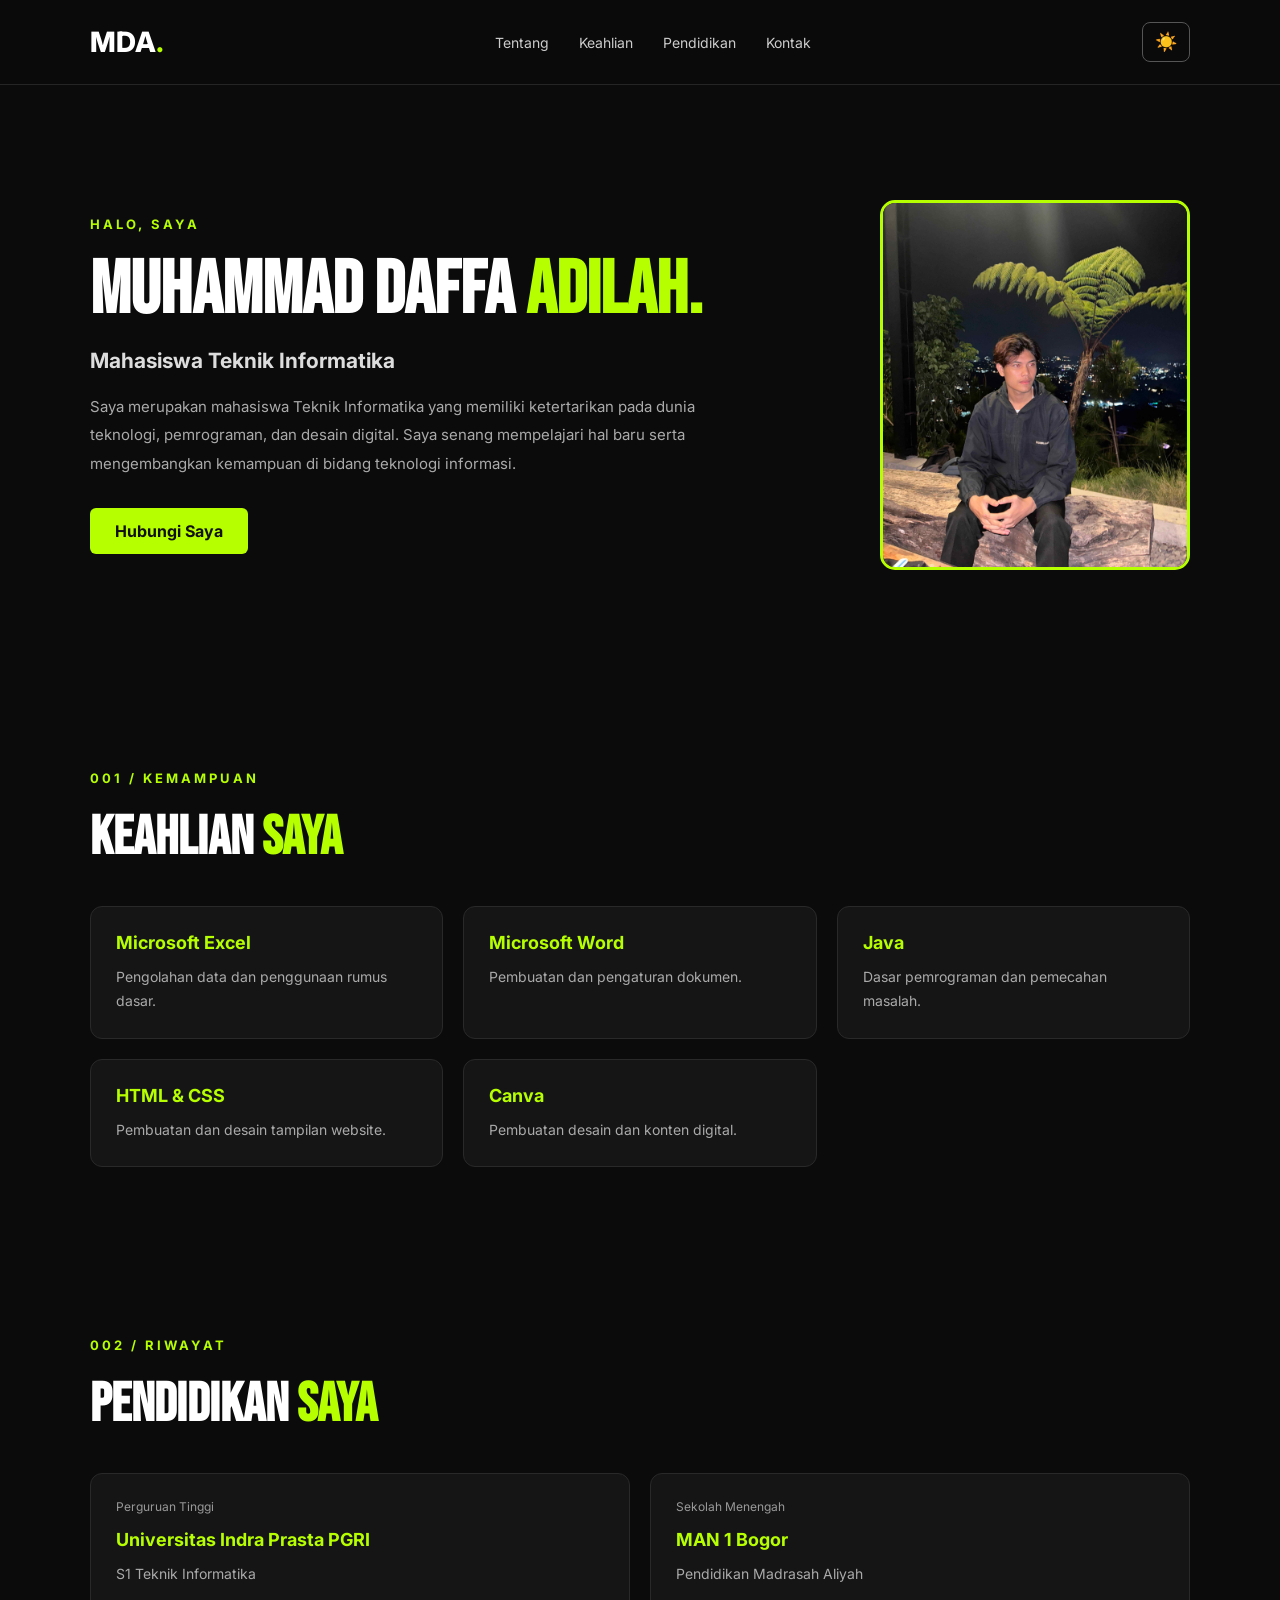
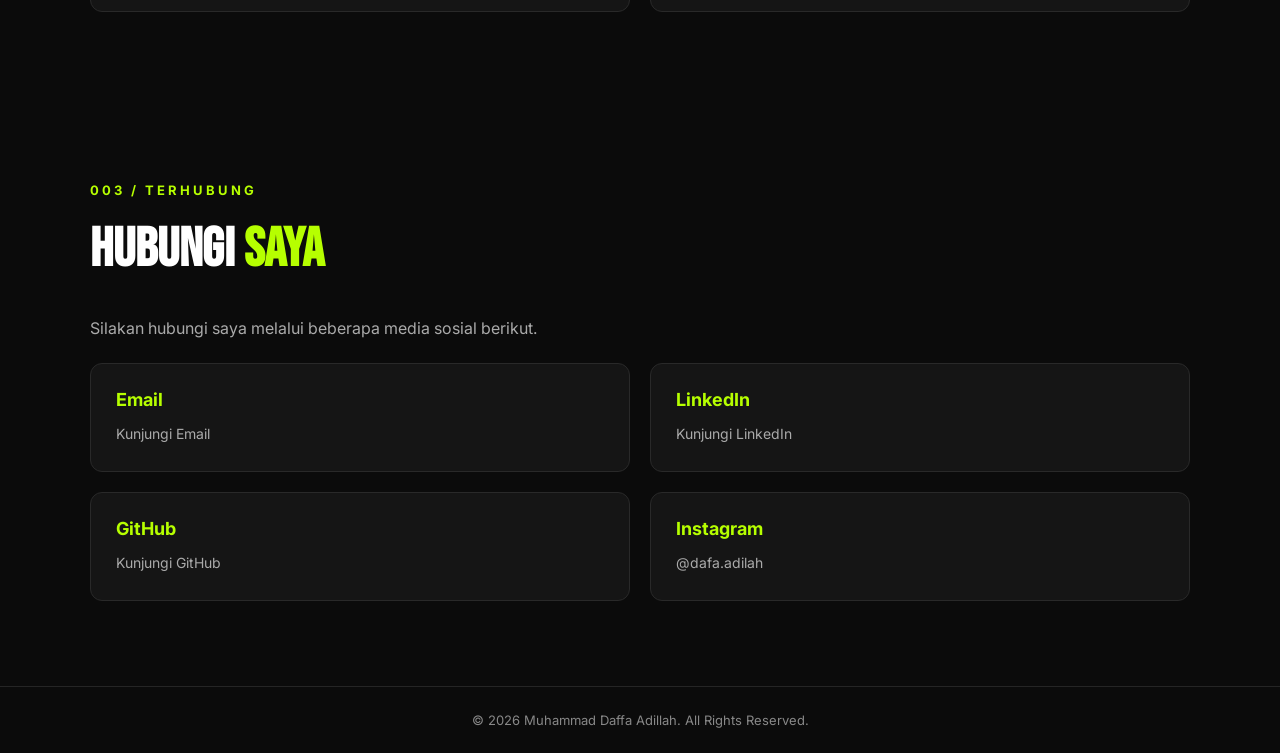
<file: index.html>
<!DOCTYPE html>
<html lang="id">
<head>
    <meta charset="UTF-8">
    <meta name="viewport" content="width=device-width, initial-scale=1.0">
    <title>Daffa Adillah - Portfolio</title>

    <link rel="preconnect" href="https://fonts.googleapis.com">
    <link href="https://fonts.googleapis.com/css2?family=Bebas+Neue&family=Inter:wght@400;500;600;700;800&display=swap" rel="stylesheet">

    <link rel="stylesheet" href="porto4.css">
</head>
<body>

    <header>
        <nav class="navbar">
            <a href="#" class="logo">MDA<span>.</span></a>

            <ul class="nav-menu">
                <li><a href="#tentang">Tentang</a></li>
                <li><a href="#keahlian">Keahlian</a></li>
                <li><a href="#pendidikan">Pendidikan</a></li>
                <li><a href="#kontak">Kontak</a></li>
            </ul>

            <button id="themeBtn" type="button">☀️</button>
        </nav>
    </header>

    <main>
    
        <section id="tentang" class="hero">
            <div class="hero-text">
                <p class="subtitle">HALO, SAYA</p>
                <h1>Muhammad Daffa <span>Adilah.</span></h1>

                <h2>Mahasiswa Teknik Informatika</h2>

                <p class="description">
                    Saya merupakan mahasiswa Teknik Informatika yang memiliki
                    ketertarikan pada dunia teknologi, pemrograman, dan desain digital.
                    Saya senang mempelajari hal baru serta mengembangkan kemampuan
                    di bidang teknologi informasi.
                </p>

                <a href="#kontak" class="btn">Hubungi Saya</a>
            </div>

            <div class="profile">
                <img src="Daffa.jpg" alt="Foto Profil Daffa">
            </div>
        </section>

        <section id="keahlian" class="section">
            <p class="section-number">001 / KEMAMPUAN</p>
            <h2>Keahlian <span>Saya</span></h2>

            <div class="skills-grid">
                <div class="skill-card">
                    <h3>Microsoft Excel</h3>
                    <p>Pengolahan data dan penggunaan rumus dasar.</p>
                </div>

                <div class="skill-card">
                    <h3>Microsoft Word</h3>
                    <p>Pembuatan dan pengaturan dokumen.</p>
                </div>

                <div class="skill-card">
                    <h3>Java</h3>
                    <p>Dasar pemrograman dan pemecahan masalah.</p>
                </div>

                <div class="skill-card">
                    <h3>HTML & CSS</h3>
                    <p>Pembuatan dan desain tampilan website.</p>
                </div>

                <div class="skill-card">
                    <h3>Canva</h3>
                    <p>Pembuatan desain dan konten digital.</p>
                </div>
            </div>
        </section>

        <section id="pendidikan" class="section">
            <p class="section-number">002 / RIWAYAT</p>
            <h2>Pendidikan <span>Saya</span></h2>

            <div class="education-list">
                <div class="education-card">
                    <span class="education-year">Perguruan Tinggi</span>
                    <h3>Universitas Indra Prasta PGRI</h3>
                    <p>S1 Teknik Informatika</p>
                </div>

                <div class="education-card">
                    <span class="education-year">Sekolah Menengah</span>
                    <h3>MAN 1 Bogor</h3>
                    <p>Pendidikan Madrasah Aliyah</p>
                </div>
            </div>
        </section>

        <section id="kontak" class="section">
            <p class="section-number">003 / TERHUBUNG</p>
            <h2>Hubungi <span>Saya</span></h2>

            <p class="contact-description">
                Silakan hubungi saya melalui beberapa media sosial berikut.
            </p>

            <div class="contact-grid">
                <a href="https://mail.google.com/mail/?view=cm&to=daffaadilah1@gmail.com"
                    target="_blank" class="contact-card">
                    <h3>Email</h3>
                    <p>Kunjungi Email</p>
                </a>

                <a href="https://www.linkedin.com/in/muhammad-daffa-adilah-3a30a3448/" target="_blank" class="contact-card">
                    <h3>LinkedIn</h3>
                    <p>Kunjungi LinkedIn</p>
                </a>

                <a href="https://github.com/daffaadilah" target="_blank" class="contact-card">
                    <h3>GitHub</h3>
                    <p>Kunjungi GitHub</p>
                </a>

                <a href="https://www.instagram.com/dafa.adilah?rpxt=cDEzZDBuaWNwZDc4"
                   target="_blank" class="contact-card">
                    <h3>Instagram</h3>
                    <p>@dafa.adilah</p>
                </a>
            </div>
        </section>
    </main>

    <footer>
        <p>© <span id="year"></span> Muhammad Daffa Adillah. All Rights Reserved.</p>
    </footer>

    <script src="porto4.js"></script>
</body>
</html>
</file>
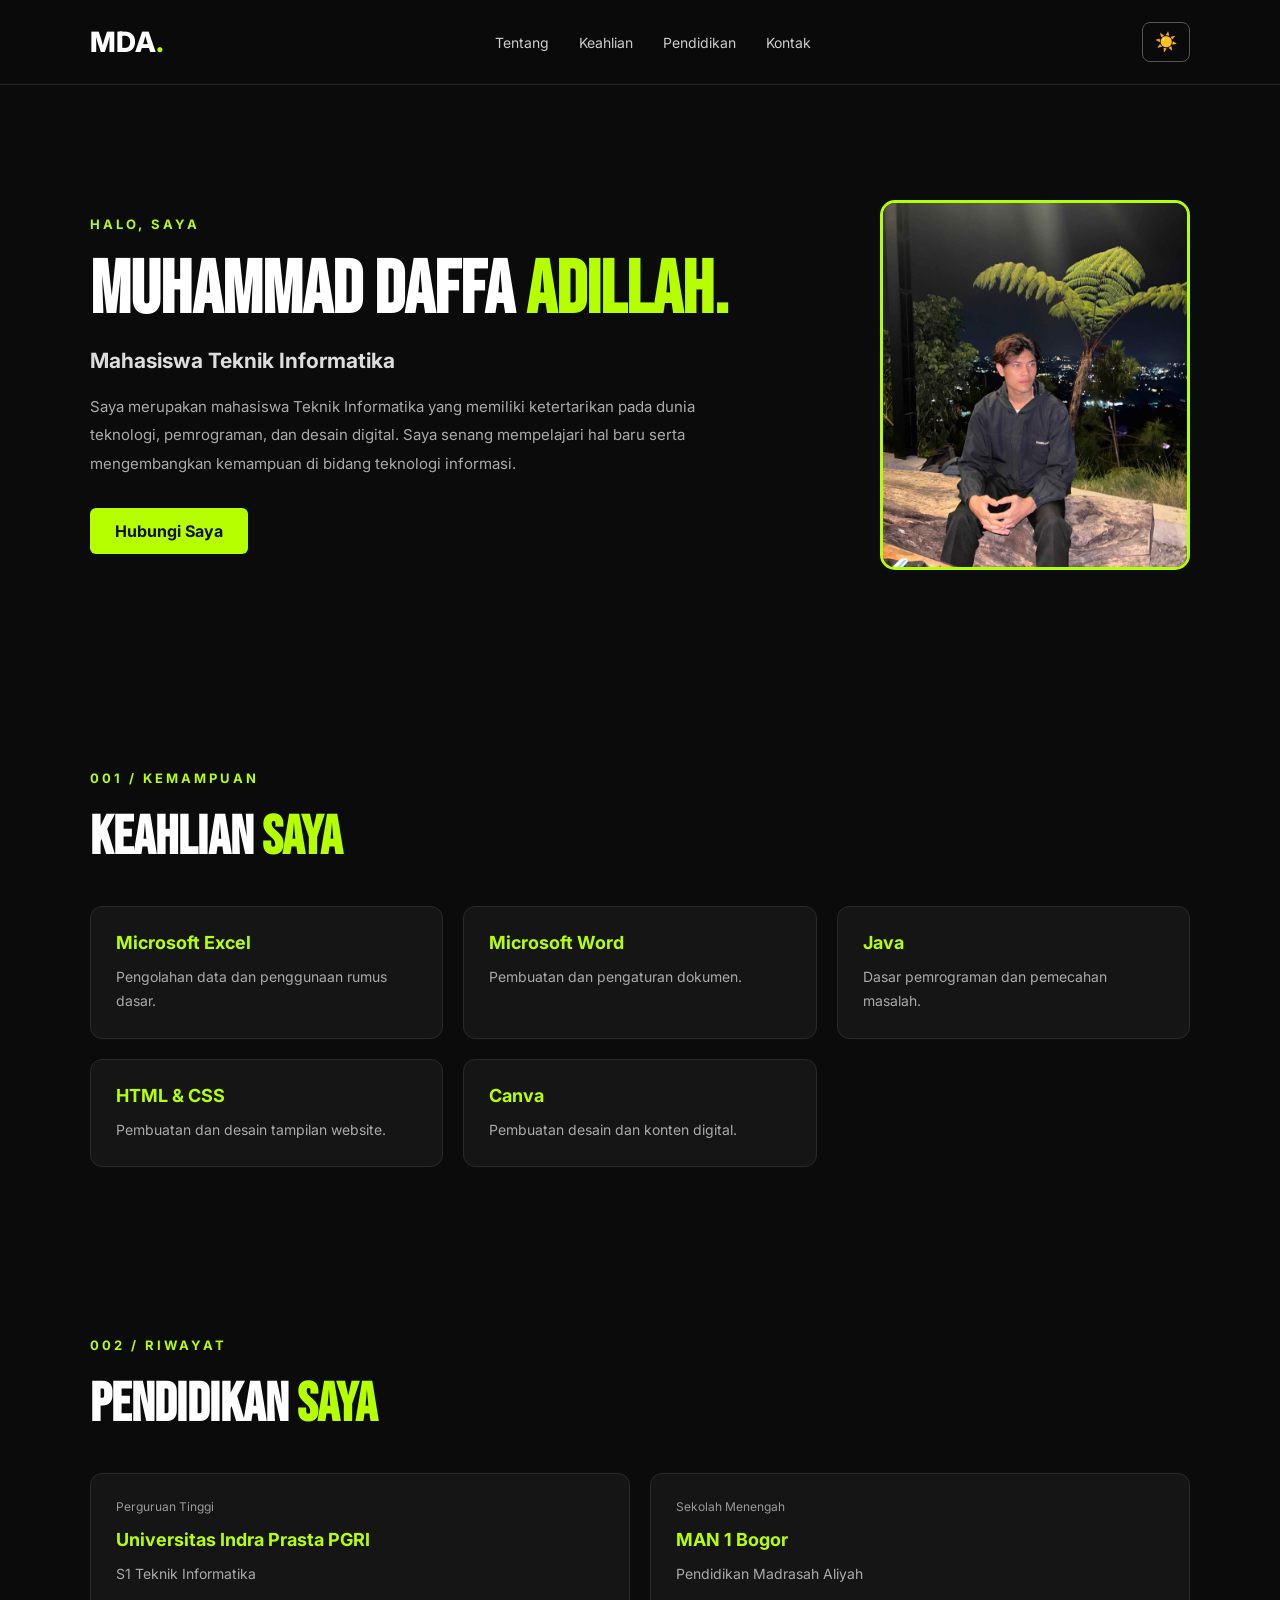
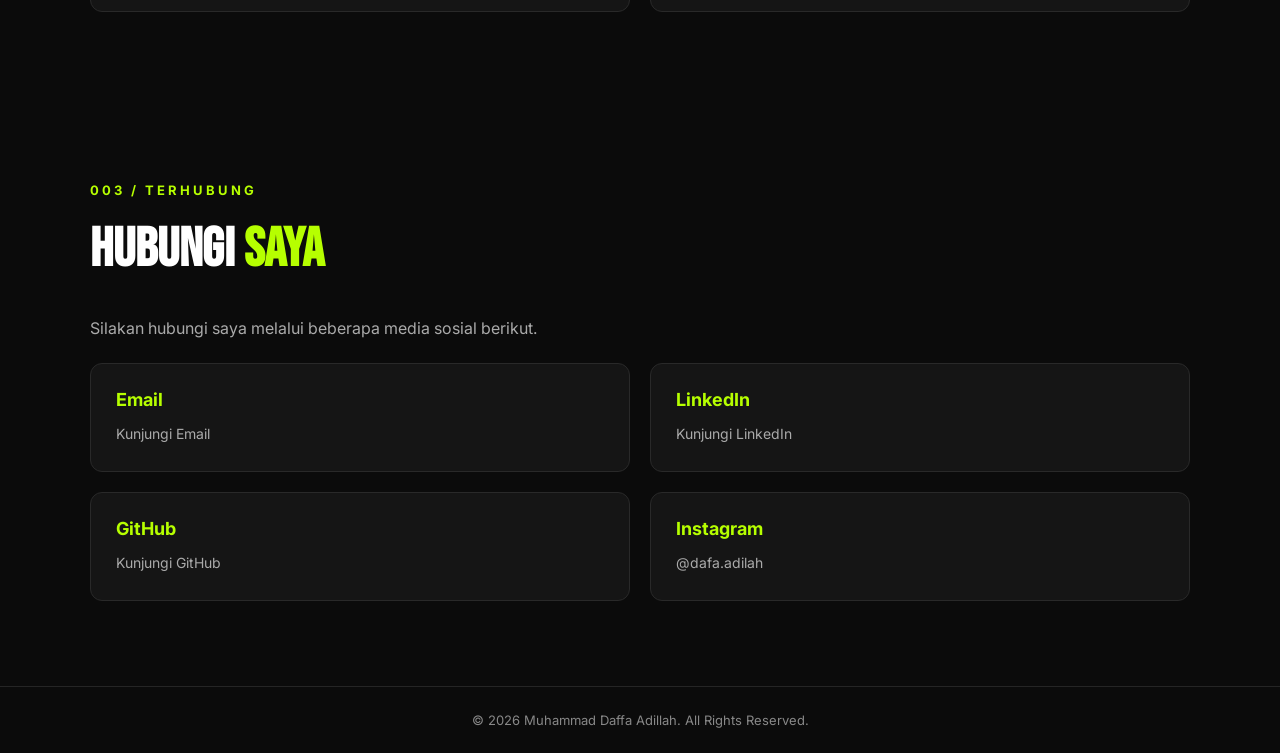
<file: portorevisi.html>
<!DOCTYPE html>
<html lang="id">
<head>
    <meta charset="UTF-8">
    <meta name="viewport" content="width=device-width, initial-scale=1.0">
    <title>Daffa Adillah - Portfolio</title>

    <link rel="preconnect" href="https://fonts.googleapis.com">
    <link href="https://fonts.googleapis.com/css2?family=Bebas+Neue&family=Inter:wght@400;500;600;700;800&display=swap" rel="stylesheet">

    <link rel="stylesheet" href="porto4.css">
</head>
<body>

    <header>
        <nav class="navbar">
            <a href="#" class="logo">MDA<span>.</span></a>

            <ul class="nav-menu">
                <li><a href="#tentang">Tentang</a></li>
                <li><a href="#keahlian">Keahlian</a></li>
                <li><a href="#pendidikan">Pendidikan</a></li>
                <li><a href="#kontak">Kontak</a></li>
            </ul>

            <button id="themeBtn" type="button">☀️</button>
        </nav>
    </header>

    <main>
        <!-- TENTANG -->
        <section id="tentang" class="hero">
            <div class="hero-text">
                <p class="subtitle">HALO, SAYA</p>
                <h1>Muhammad Daffa <span>Adillah.</span></h1>

                <h2>Mahasiswa Teknik Informatika</h2>

                <p class="description">
                    Saya merupakan mahasiswa Teknik Informatika yang memiliki
                    ketertarikan pada dunia teknologi, pemrograman, dan desain digital.
                    Saya senang mempelajari hal baru serta mengembangkan kemampuan
                    di bidang teknologi informasi.
                </p>

                <a href="#kontak" class="btn">Hubungi Saya</a>
            </div>

            <div class="profile">
                <img src="Daffa.jpg" alt="Foto Profil Daffa">
            </div>
        </section>

        <!-- KEAHLIAN -->
        <section id="keahlian" class="section">
            <p class="section-number">001 / KEMAMPUAN</p>
            <h2>Keahlian <span>Saya</span></h2>

            <div class="skills-grid">
                <div class="skill-card">
                    <h3>Microsoft Excel</h3>
                    <p>Pengolahan data dan penggunaan rumus dasar.</p>
                </div>

                <div class="skill-card">
                    <h3>Microsoft Word</h3>
                    <p>Pembuatan dan pengaturan dokumen.</p>
                </div>

                <div class="skill-card">
                    <h3>Java</h3>
                    <p>Dasar pemrograman dan pemecahan masalah.</p>
                </div>

                <div class="skill-card">
                    <h3>HTML & CSS</h3>
                    <p>Pembuatan dan desain tampilan website.</p>
                </div>

                <div class="skill-card">
                    <h3>Canva</h3>
                    <p>Pembuatan desain dan konten digital.</p>
                </div>
            </div>
        </section>

        <!-- PENDIDIKAN -->
        <section id="pendidikan" class="section">
            <p class="section-number">002 / RIWAYAT</p>
            <h2>Pendidikan <span>Saya</span></h2>

            <div class="education-list">
                <div class="education-card">
                    <span class="education-year">Perguruan Tinggi</span>
                    <h3>Universitas Indra Prasta PGRI</h3>
                    <p>S1 Teknik Informatika</p>
                </div>

                <div class="education-card">
                    <span class="education-year">Sekolah Menengah</span>
                    <h3>MAN 1 Bogor</h3>
                    <p>Pendidikan Madrasah Aliyah</p>
                </div>
            </div>
        </section>

        <!-- KONTAK -->
        <section id="kontak" class="section">
            <p class="section-number">003 / TERHUBUNG</p>
            <h2>Hubungi <span>Saya</span></h2>

            <p class="contact-description">
                Silakan hubungi saya melalui beberapa media sosial berikut.
            </p>

            <div class="contact-grid">
                <a href="https://mail.google.com/mail/?view=cm&to=daffaadilah1@gmail.com"
                    target="_blank" class="contact-card">
                    <h3>Email</h3>
                    <p>Kunjungi Email</p>
                </a>

                <a href="https://www.linkedin.com/in/muhammad-daffa-adilah-3a30a3448/" target="_blank" class="contact-card">
                    <h3>LinkedIn</h3>
                    <p>Kunjungi LinkedIn</p>
                </a>

                <a href="https://github.com/daffaadilah" target="_blank" class="contact-card">
                    <h3>GitHub</h3>
                    <p>Kunjungi GitHub</p>
                </a>

                <a href="https://www.instagram.com/dafa.adilah?rpxt=cDEzZDBuaWNwZDc4"
                   target="_blank" class="contact-card">
                    <h3>Instagram</h3>
                    <p>@dafa.adilah</p>
                </a>
            </div>
        </section>
    </main>

    <footer>
        <p>© <span id="year"></span> Muhammad Daffa Adillah. All Rights Reserved.</p>
    </footer>

    <script src="porto4.js"></script>
</body>
</html>
</file>
<file: porto4.css>
* {
    margin: 0;
    padding: 0;
    box-sizing: border-box;
    scroll-behavior: smooth;
}

body {
    background: #0b0b0b;
    color: #ffffff;
    font-family: 'Inter', sans-serif;
    transition: 0.3s;
}

:root {
    --accent: #b6ff00;
}

header {
    width: 100%;
    position: sticky;
    top: 0;
    z-index: 100;
    background: rgba(11, 11, 11, 0.95);
    border-bottom: 1px solid #252525;
}

.navbar {
    max-width: 1150px;
    margin: auto;
    padding: 22px 25px;
    display: flex;
    justify-content: space-between;
    align-items: center;
}

.logo {
    font-size: 28px;
    font-weight: 800;
    color: white;
    text-decoration: none;
}

.logo span,
h1 span,
h2 span {
    color: var(--accent);
}

.nav-menu {
    display: flex;
    gap: 30px;
    list-style: none;
}

.nav-menu a {
    color: #cccccc;
    text-decoration: none;
    font-size: 14px;
    transition: 0.3s;
}

.nav-menu a:hover {
    color: var(--accent);
}

#themeBtn {
    background: transparent;
    border: 1px solid #555;
    border-radius: 8px;
    padding: 8px 12px;
    cursor: pointer;
    font-size: 18px;
}

.hero {
    max-width: 1150px;
    min-height: 600px;
    margin: auto;
    padding: 90px 25px;
    display: flex;
    justify-content: space-between;
    align-items: center;
    gap: 50px;
}

.hero-text {
    max-width: 650px;
}

.subtitle,
.section-number {
    color: var(--accent);
    font-size: 13px;
    font-weight: 700;
    letter-spacing: 3px;
    margin-bottom: 18px;
}

.hero h1 {
    font-family: 'Bebas Neue', sans-serif;
    font-size: 75px;
    line-height: 1.1;
    margin-bottom: 15px;
}

.hero h2 {
    color: #dddddd;
    font-size: 21px;
    margin-bottom: 20px;
}

.description {
    color: #aaaaaa;
    line-height: 1.9;
    font-size: 15px;
    margin-bottom: 30px;
}

.btn {
    display: inline-block;
    background: var(--accent);
    color: #111;
    padding: 13px 25px;
    border-radius: 6px;
    text-decoration: none;
    font-weight: 700;
    transition: 0.3s;
}

.btn:hover {
    transform: translateY(-4px);
}

.profile {
    width: 310px;
    height: 370px;
    border: 3px solid var(--accent);
    border-radius: 15px;
    overflow: hidden;
    flex-shrink: 0;
}

.profile img {
    width: 100%;
    height: 100%;
    object-fit: cover;
}

.section {
    max-width: 1150px;
    margin: auto;
    padding: 85px 25px;
}

.section h2 {
    font-family: 'Bebas Neue', sans-serif;
    font-size: 55px;
    margin-bottom: 35px;
}

.skills-grid {
    display: grid;
    grid-template-columns: repeat(3, 1fr);
    gap: 20px;
}

.skill-card,
.education-card,
.contact-card {
    background: #151515;
    border: 1px solid #292929;
    border-radius: 12px;
    padding: 25px;
    transition: 0.3s;
}

.skill-card:hover,
.education-card:hover,
.contact-card:hover {
    border-color: var(--accent);
    transform: translateY(-5px);
}

.skill-card h3,
.education-card h3,
.contact-card h3 {
    color: var(--accent);
    font-size: 18px;
    margin-bottom: 12px;
}

.skill-card p,
.education-card p,
.contact-card p {
    color: #aaaaaa;
    line-height: 1.7;
    font-size: 14px;
}

.education-list {
    display: grid;
    grid-template-columns: repeat(2, 1fr);
    gap: 20px;
}

.education-year {
    color: #999999;
    font-size: 12px;
    display: block;
    margin-bottom: 15px;
}

.contact-description {
    color: #aaaaaa;
    margin-bottom: 25px;
}

.contact-grid {
    display: grid;
    grid-template-columns: repeat(2, 1fr);
    gap: 20px;
}

.contact-card {
    text-decoration: none;
    display: block;
}

footer {
    text-align: center;
    padding: 25px;
    border-top: 1px solid #252525;
    color: #888888;
    font-size: 13px;
}

/* LIGHT THEME */
body.light {
    background: #f4f4f4;
    color: #111111;
}

body.light header {
    background: rgba(255, 255, 255, 0.95);
    border-color: #dddddd;
}

body.light .logo {
    color: #111111;
}

body.light .nav-menu a {
    color: #333333;
}

body.light .hero h2 {
    color: #333333;
}

body.light .description,
body.light .contact-description {
    color: #555555;
}

body.light .skill-card,
body.light .education-card,
body.light .contact-card {
    background: #ffffff;
    border-color: #dddddd;
}

body.light .skill-card p,
body.light .education-card p,
body.light .contact-card p {
    color: #555555;
}

body.light footer {
    border-color: #dddddd;
}

/* RESPONSIVE */
@media (max-width: 768px) {
    .navbar {
        flex-wrap: wrap;
        gap: 20px;
    }

    .nav-menu {
        order: 3;
        width: 100%;
        justify-content: center;
        gap: 18px;
        flex-wrap: wrap;
    }

    .hero {
        flex-direction: column-reverse;
        text-align: center;
        padding-top: 60px;
    }

    .hero h1 {
        font-size: 55px;
    }

    .profile {
        width: 230px;
        height: 280px;
    }

    .skills-grid {
        grid-template-columns: repeat(2, 1fr);
    }

    .education-list,
    .contact-grid {
        grid-template-columns: 1fr;
    }
}

@media (max-width: 480px) {
    .skills-grid {
        grid-template-columns: 1fr;
    }

    .section h2 {
        font-size: 45px;
    }

    .nav-menu {
        gap: 13px;
    }

    .nav-menu a {
        font-size: 12px;
    }
}
</file>
